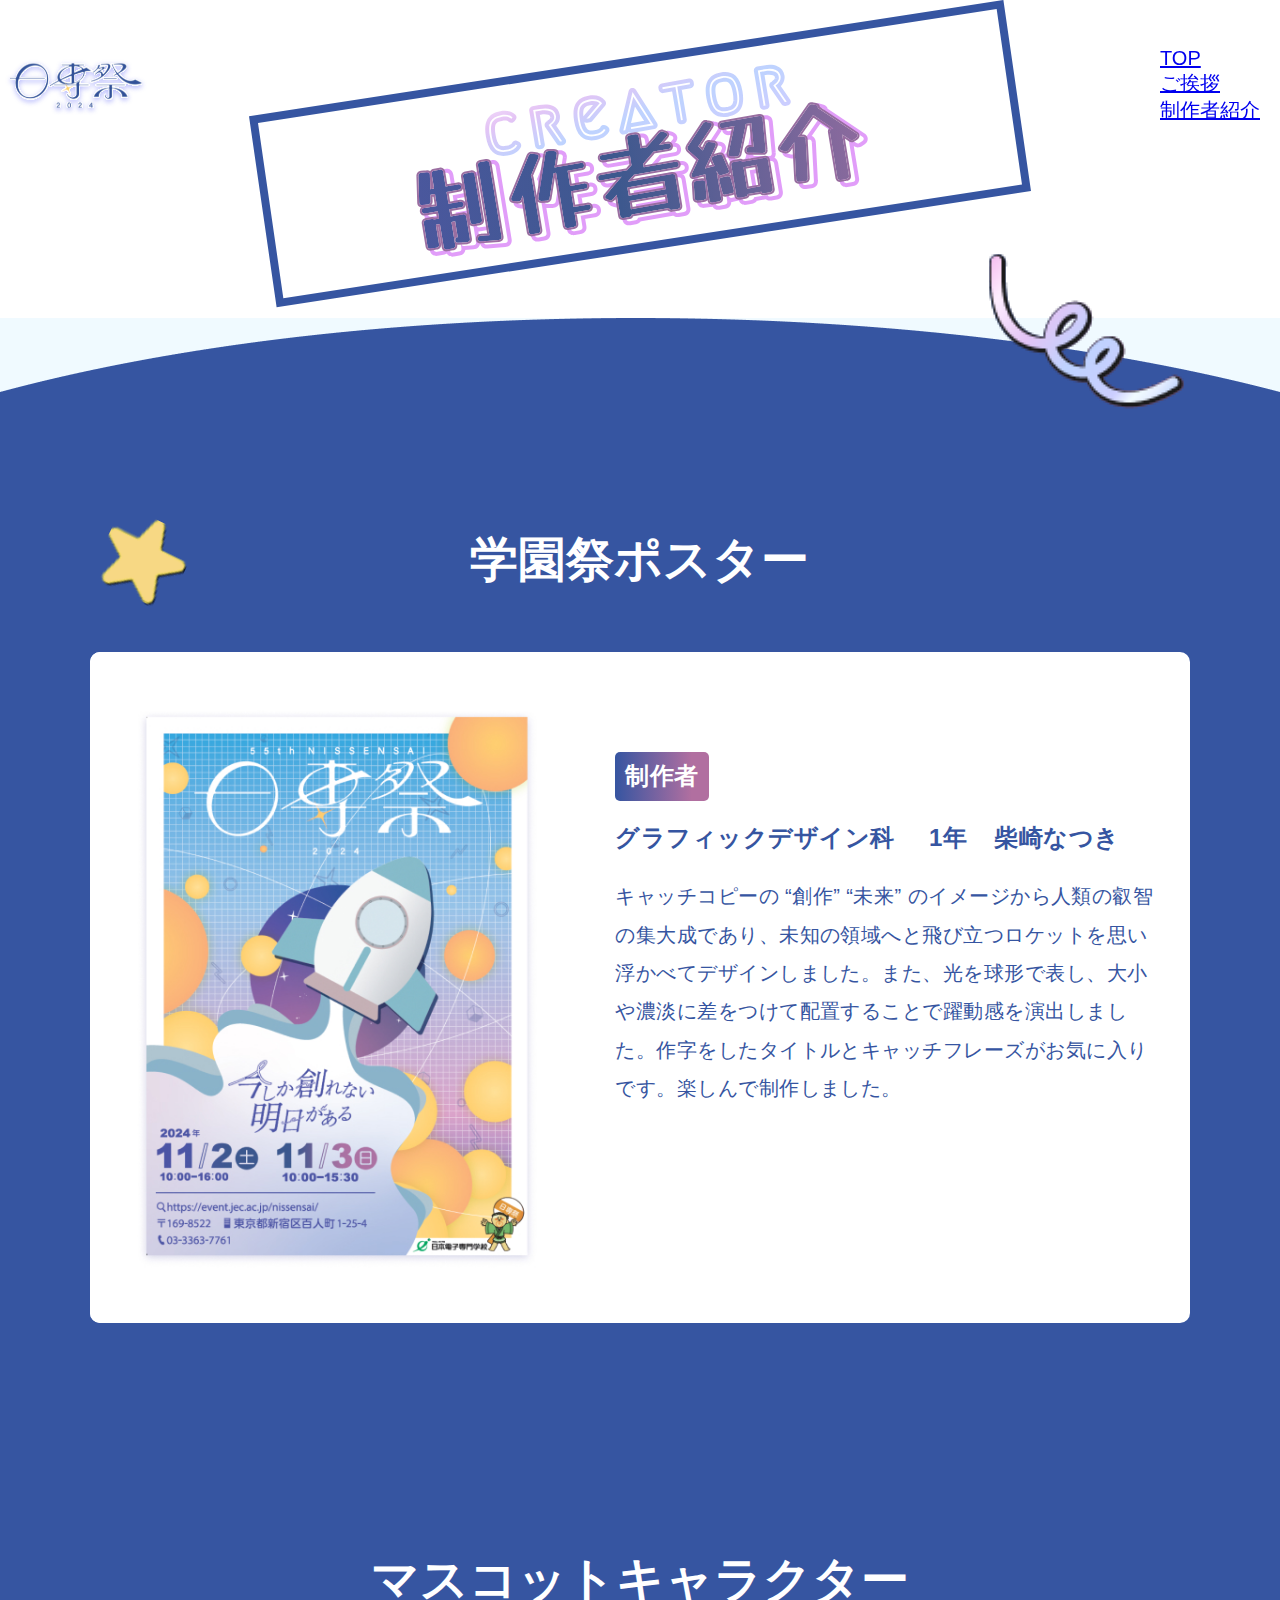
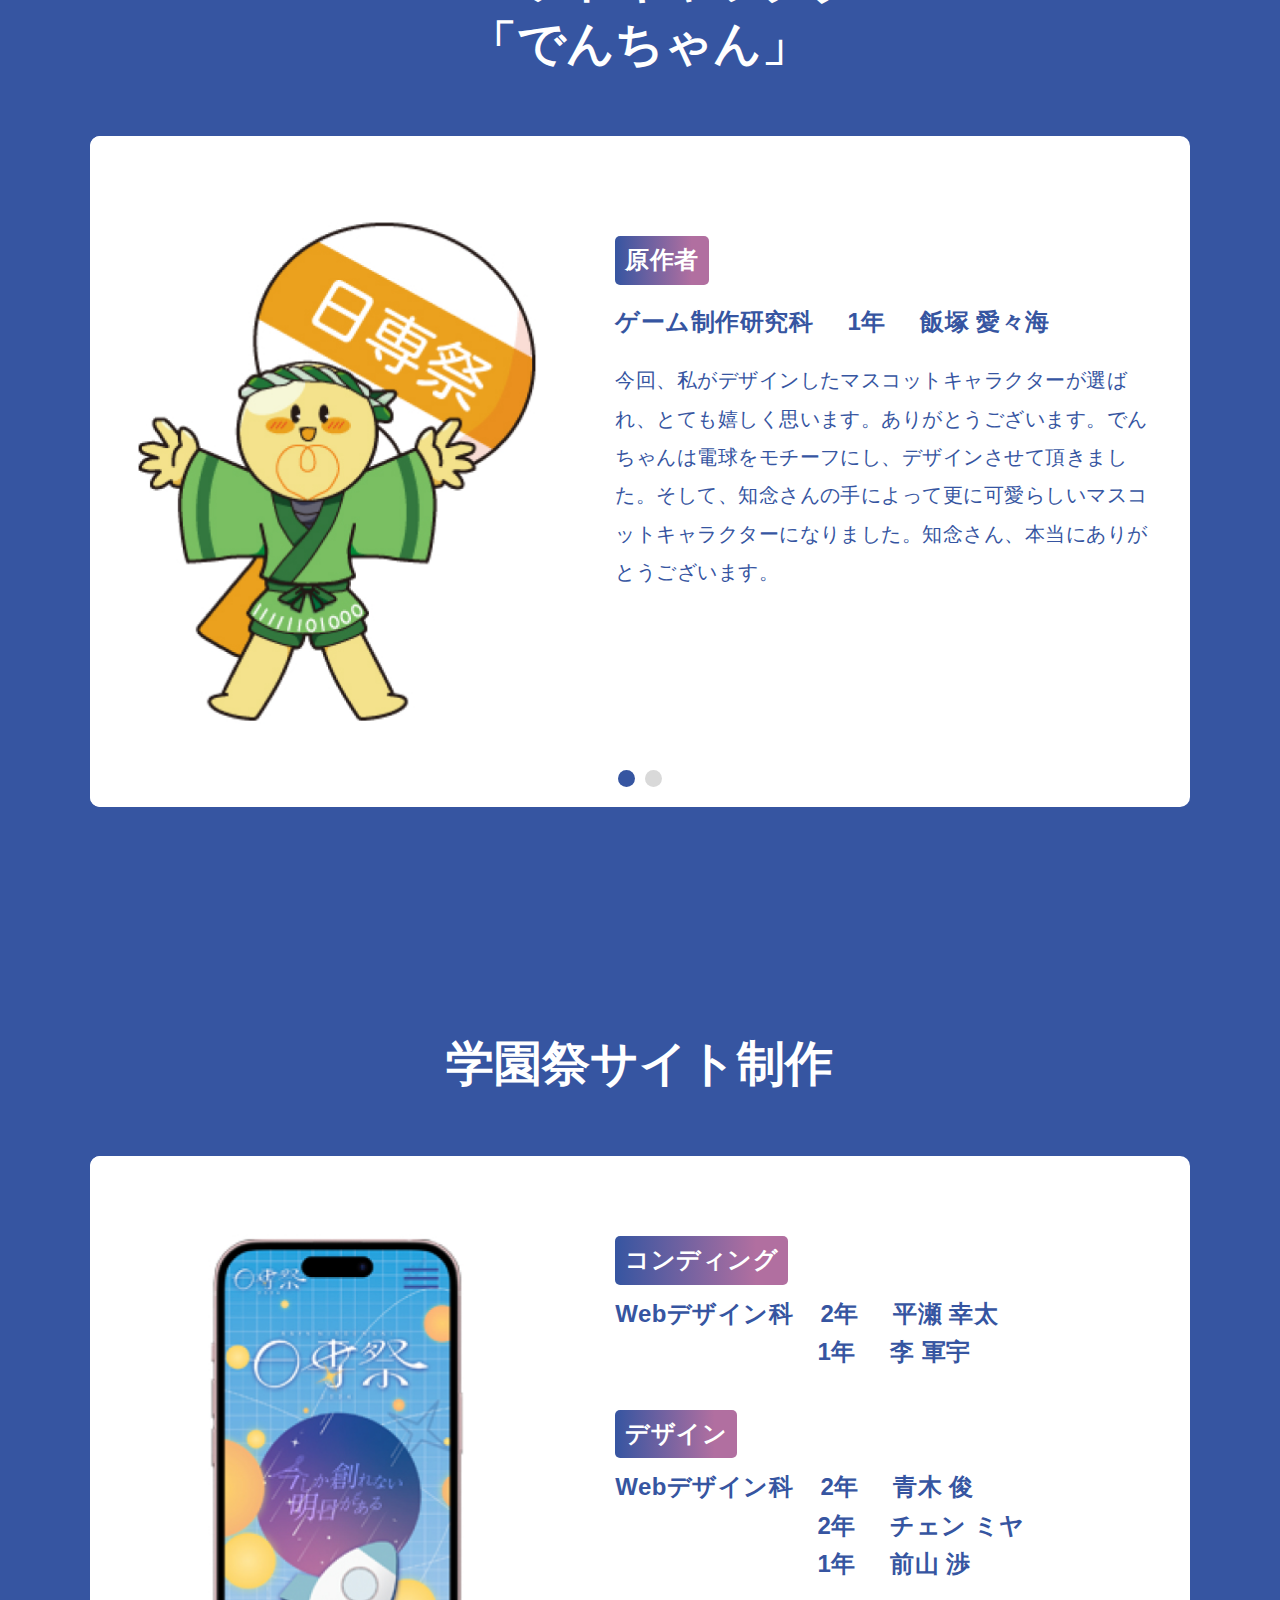
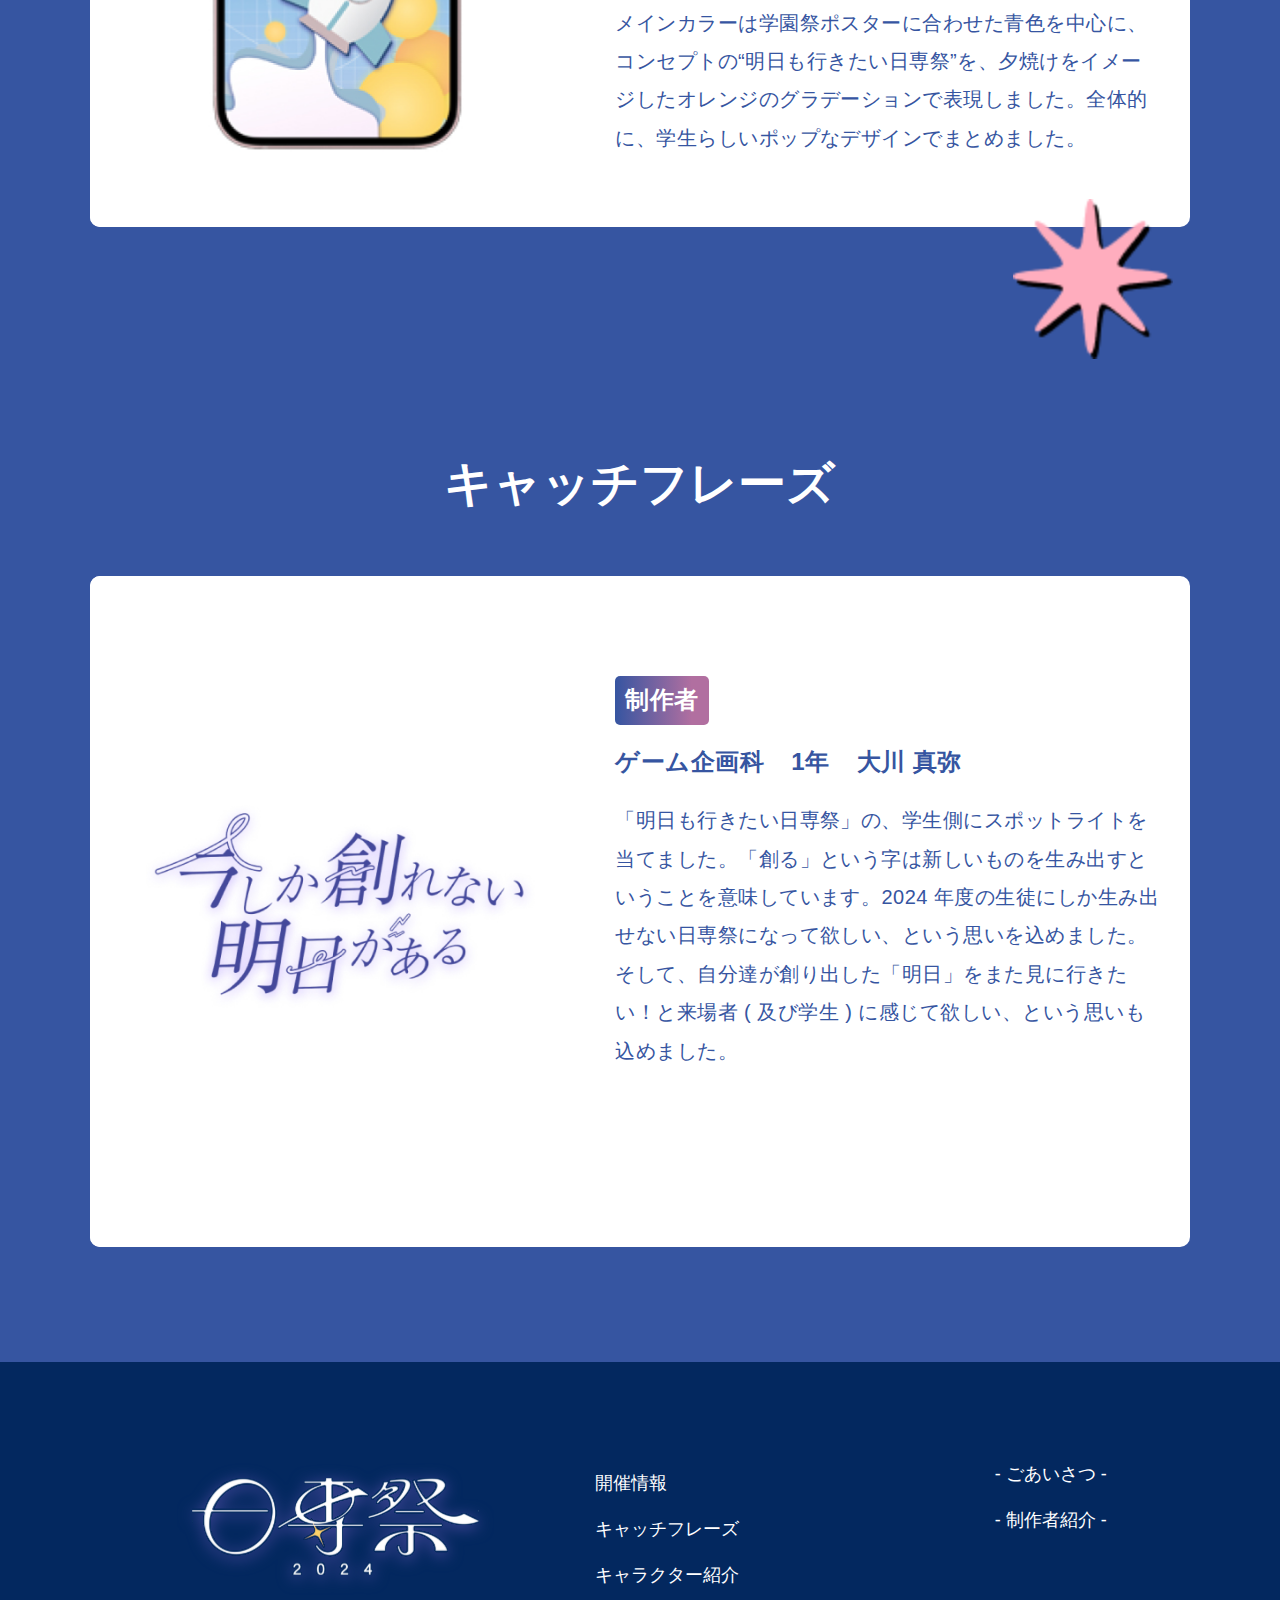
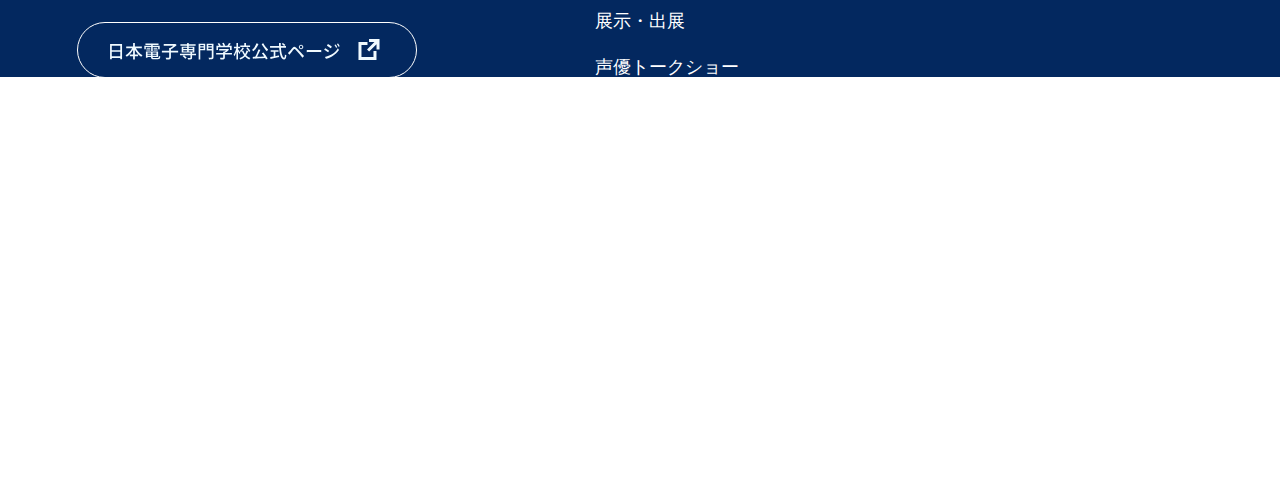
<file: member/index.html>
<!DOCTYPE html>
<html lang="ja">
  <head>
    <meta charset="UTF-8" />
    <meta name="viewport" content="width=device-width, initial-scale=1.0" />
    <link rel="stylesheet" href="../css/style.css" />
    <script src="../js/common.js" defer></script>
    <title>制作者紹介｜2024日専祭</title>
  </head>
  <body>
    <div id="container">
      <header class="sub-header">
        <a href="../index.html">
          <img
            class="header-logo"
            src="../img/header-logo.svg"
            alt="日専祭2024"
        /></a>
        <nav class="pc-nav" id="pc-only">
          <ul>
            <li class="pc-nav-li"><a href="../index.html">TOP</a></li>
            <li class="pc-nav-li">
              <a href="../greeting/index.html">ご挨拶</a>
            </li>
            <li class="pc-nav-active"><a href="index.html">制作者紹介</a></li>
          </ul>
        </nav>
        <!-- ハンバーガメニュー スマホonly -->
        <div class="menu_icon" id="phone-only">
          <div class="menu_icon-line linea"></div>
          <div class="menu_icon-line lineb"></div>
          <div class="menu_icon-line linec"></div>
        </div>

        <nav class="phone-nav" id="phone-only">
          <ul>
            <li><a href="">開催情報</a></li>
            <li><a href="">キャッチフレーズ</a></li>
            <li><a href="">キャラクター紹介</a></li>
            <li><a href="">展示・出店</a></li>
            <li><a href="">声優トークショー</a></li>
            <li><a href="">実行委員企画</a></li>
            <li><a href="">注意事項</a></li>
          </ul>
          <ul>
            <li><a href="../greeting/index.html">ごあいさつ</a></li>
            <li><a href="index.html">制作者紹介</a></li>
            <li id="hp-link">
              <a href="https://www.jec.ac.jp/">日本電子専門学校公式ページ</a>
            </li>
          </ul>
        </nav>

        <!-- ハンバーガメニュー スマホonly -->
      </header>
      <main>
        <h2 class="sub-title"><img src="../img/title-creator.svg" alt="" /></h2>
        <article class="member_container">
          <section class="member">
            <h3 class="sub-subtitle1">学園祭ポスター</h3>
            <div class="member-box">
              <img
                class="member-deco member-deco0"
                src="../img/member-star1.png"
                alt="飾りstar"
                id="pc-only"
              />
              <img
                class="member-deco member-deco01"
                src="../img/member-star2.png"
                alt="飾りstarshadow"
                id="pc-only"
              />
              <img
                class="member-deco member-deco1"
                src="../img/member-decoration-1a.png"
                alt="飾り1"
              /><img
                class="member-deco member-deco1 hidden"
                src="../img/member-decoration-1b.png"
                alt="飾り1b"
              />
              <section class="member_photos">
                <div class="member_photo">
                  <!-- <img src="../img/poster.jpg" alt="学園祭ポスター" /> -->
                  <picture>
                    <source
                      media="(min-width: 960px)"
                      srcset="../img/posterpc.jpg"
                    />
                    <img src="../img/poster.jpg" alt="学園祭ポスター" />
                  </picture>
                </div>
              </section>

              <section class="member_info">
                <p class="member_name">
                  <span class="member_tag">制作者</span>
                  グラフィックデザイン科
                  <span class="member_grade">1年</span>柴崎なつき
                </p>
                <p class="member_text">
                  キャッチコピーの “創作” “未来”
                  のイメージから人類の叡智の集大成であり、未知の領域へと飛び立つロケットを思い浮かべてデザインしました。また、光を球形で表し、大小や濃淡に差をつけて配置することで躍動感を演出しました。作字をしたタイトルとキャッチフレーズがお気に入りです。楽しんで制作しました。
                </p>
              </section>
            </div>
          </section>
          <section class="member">
            <h3>
              マスコットキャラクター <br />
              「でんちゃん」
            </h3>
            <div class="member-switchs">
              <div class="member-switch active"></div>
              <div class="member-switch"></div>
            </div>
            <div class="member-box">
              <img
                class="member-deco member-deco2"
                id="phone-only"
                src="../img/member-decoration-2.png"
                alt="ビリビリ"
              />
              <section class="member_photos">
                <div class="member_photo">
                  <picture>
                    <source
                      media="(min-width: 960px)"
                      srcset="../img/dennchanpc.jpg"
                    />
                    <img src="../img/dennchan.jpg" alt="でんちゃん" />
                  </picture>
                </div>
              </section>

              <section class="member_info member_infoslide">
                <section class="member_info3 info3a info-active">
                  <p class="member_name">
                    <span class="member_tag">原作者</span>
                    ゲーム制作研究科 <span class="member_grade">1年</span> 飯塚
                    愛々海<br />
                  </p>
                  <p class="member_text">
                    今回、私がデザインしたマスコットキャラクターが選ばれ、とても嬉しく思います。ありがとうございます。でんちゃんは電球をモチーフにし、デザインさせて頂きました。そして、知念さんの手によって更に可愛らしいマスコットキャラクターになりました。知念さん、本当にありがとうございます。
                  </p>
                </section>
                <section class="member_info3 info3b">
                  <p class="member_name">
                    <span class="member_tag">デザイン</span>
                    グラフィックデザイン科
                    <span class="member_grade">1年</span> 知念 光南
                  </p>
                  <p class="member_text">
                    でんちゃんを見た時、その可愛らしさに一目惚れしてしまい、もっと多くの方に知ってほしいと思ってデザインしました。
                    日専祭らしさを出すためにエレックくんの要素を参考にして、元気で明るいでんちゃんを作りました。
                    今後沢
                    山の人にでんちゃんが愛されて欲しいなと思います。これからでんちゃんをよろしくお願いします!
                  </p>
                </section>
              </section>
            </div>
          </section>
          <section class="member">
            <h3>学園祭サイト制作</h3>
            <div class="member-box">
              <section class="member_photos">
                <div class="member_photo">
                  <picture>
                    <source
                      media="(min-width: 960px)"
                      srcset="../img/webgrouppc.jpg"
                    />
                    <img src="../img/webgroup.jpg" alt="サイト制作" />
                  </picture>
                </div>
              </section>

              <section class="member_info member_infoweb">
                <p class="member_name">
                  <span class="member_tag">コンディング</span>
                  Webデザイン科<span class="member_grade">2年</span> 平瀬
                  幸太<br />
                  <span class="member_webspace"></span
                  ><span class="member_grade">1年</span> 李 軍宇<br /><br />

                  <span class="member_tag">デザイン</span>
                  Webデザイン科<span class="member_grade">2年</span> 青木 俊<br />
                  <span class="member_webspace"></span
                  ><span class="member_grade">2年</span> チェン ミヤ<br />
                  <span class="member_webspace"></span
                  ><span class="member_grade">1年</span> 前山 渉<br />
                </p>
                <p class="member_text">
                  メインカラーは学園祭ポスターに合わせた青色を中心に、コンセプトの“明日も行きたい日専祭”を、夕焼けをイメージしたオレンジのグラデーションで表現しました。全体的に、学生らしいポップなデザインでまとめました。
                </p>
              </section>
            </div>
          </section>
          <section class="member">
            <h3>キャッチフレーズ</h3>
            <div class="member-box">
              <img
                class="member-deco member-deco4"
                src="../img/member-decoration-4.png"
                alt="ピンク星"
              />
              <section class="member_photos member_photos4">
                <div class="member_photo">
                  <picture>
                    <source
                      media="(min-width: 960px)"
                      srcset="../img/catchphrasepc.jpg"
                    />
                    <img src="../img/catchphrase.jpg" alt="キャッチフレーズ" />
                  </picture>
                </div>
              </section>

              <section class="member_info">
                <p class="member_name">
                  <span class="member_tag">制作者</span>
                  ゲーム企画科<span class="member_grade">1年</span>大川 真弥
                </p>
                <p class="member_text member_text-last">
                  「明日も行きたい日専祭」の、学生側にスポットライトを当てました。「創る」という字は新しいものを生み出すということを意味しています。2024
                  年度の生徒にしか生み出せない日専祭になって欲しい、という思いを込めました。そして、自分達が創り出した「明日」をまた見に行きたい！と来場者
                  ( 及び学生 ) に感じて欲しい、という思いも込めました。
                </p>
              </section>
            </div>
          </section>
        </article>
      </main>
      <footer>
        <div class="footer-container">
          <p class="footer-logo">
            <a href="../index.html"
              ><img src="../img/footer-logo.svg" alt="日専祭2024"
            /></a>
          </p>

          <ul class="footer-ul footer-ul-ul1">
            <li><a href="">開催情報</a></li>
            <li><a href="">キャッチフレーズ</a></li>
            <li><a href="">キャラクター紹介</a></li>
            <li><a href="">展示・出展</a></li>
            <li><a href="">声優トークショー</a></li>
            <li><a href="">実行委員企画</a></li>
            <li><a href="">注意事項</a></li>
          </ul>
          <ul class="footer-ul footer-ul-ul2">
            <li><a href="../greeting/index.html">- ごあいさつ -</a></li>
            <li><a href="../member/index.html">- 制作者紹介 -</a></li>
          </ul>

          <a href="https://www.jec.ac.jp/">
            <img
              class="hpbtn"
              src="../img/hpbtn.svg"
              alt="ホームページへのリンク"
            />
          </a>

          <small
            >&copy; Japan Electronics College. <br />
            All Rights Reserved.</small
          >
        </div>
      </footer>
      <img class="backtotop" src="../img/btn-white.png" alt="backtotop" />
    </div>
  </body>
</html>
</file>
<file: css/style.css>
@charset "utf-8";
@import url("https://fonts.googleapis.com/css2?family=Inter:ital,opsz,wght@0,14..32,100..900;1,14..32,100..900&family=Megrim&family=Yusei+Magic&family=Zen+Maru+Gothic:wght@300;400;500;700;900&display=swap");

/* --------------------------------------*
 * keyframes
 *-------------------------------------- */
@keyframes star {
  from {
    filter: drop-shadow(0 0 0 rgba(255, 255, 0, 0.8));
  }
  to {
    filter: drop-shadow(0 0 10px rgba(255, 255, 0, 1));
  }
}
@keyframes starlight {
  from {
    opacity: 1;
  }
  to {
    opacity: 0;
  }
}
@keyframes info {
  0% {
    opacity: 0;
    transform: skew(0deg, -2deg);
  }
  100% {
    opacity: 1;
    transform: skew(0deg, 0deg);
  }
}

@keyframes MoveLeft {
  from {
    transform: translateX(100%);
  }
  to {
    transform: translateX(-100%);
  }
}

@keyframes MoveLeft2 {
  from {
    transform: translateX(0);
  }
  to {
    transform: translateX(-200%);
  }
}

/* --------------------------------------*
 * reset and base
 *-------------------------------------- */
html,
body,
div,
span,
object,
iframe,
h1,
h2,
h3,
h4,
h5,
h6,
p,
blockquote,
pre,
abbr,
address,
cite,
code,
del,
dfn,
em,
img,
ins,
kbd,
q,
samp,
hr,
small,
strong,
sub,
sup,
var,
b,
i,
dl,
dt,
dd,
ol,
ul,
li,
fieldset,
form,
label,
legend,
table,
caption,
tbody,
tfoot,
thead,
tr,
th,
td,
article,
aside,
canvas,
details,
figcaption,
figure,
footer,
header,
hgroup,
menu,
nav,
section,
summary,
time,
mark,
audio,
video {
  margin: 0;
  padding: 0;
  border: 0;
  outline: 0;
  vertical-align: baseline;
  background: transparent;
}

article,
aside,
details,
figcaption,
figure,
footer,
header,
hgroup,
menu,
nav,
section {
  display: block;
  margin: 0;
}

html {
  font-family: "Noto Sans JP", sans-serif;
}

body {
  -webkit-text-size-adjust: 100%; /* for iOS, Android */
}

li {
  list-style: none;
}

a,
button {
  -webkit-tap-highlight-color: transparent; /* for iOS, Android */
  cursor: pointer;
}

img {
  max-width: 100%;
  height: auto;
  vertical-align: top;
}

table {
  border-collapse: collapse;
  border-spacing: 0;
}

caption,
th {
  text-align: left;
}

button {
  padding: 0;
  border-style: none;
  border-radius: 0;
  background-color: transparent;
  cursor: pointer;
  -webkit-appearance: none;
  -moz-appearance: none;
  appearance: none;
  line-height: 1;
}

input,
select,
textarea {
  padding: 0;
  border-style: none;
  border-radius: 0;
  background-color: transparent;
  -webkit-appearance: none;
  -moz-appearance: none;
  appearance: none;
  font-family: inherit;
  line-height: 1;
}

strong,
em,
b {
  font-weight: 700;
  font-style: normal;
}

*,
*::before,
*::after {
  box-sizing: border-box;
}

:root {
  --clr-blue: #3655a1;
  --clr-footer-blue: #03285f;
  --holo-sticker: linear-gradient(
    122deg,
    #f6bdee 0%,
    #feeeff 13.18%,
    #e4c4f5 33.2%,
    #bed3ff 54.2%,
    #ccceff 76.77%,
    #f2fcff 83.79%,
    #e5edff 89.61%,
    #bed3ff 96.68%,
    #bed3ff 97.66%
  );
}

/* --------------------------------------*
 * common
 *-------------------------------------- */
header {
  position: fixed;
  top: 0;
  left: 0;
  z-index: 10;
  height: 90px;
  width: 100vw;
  padding-top: 20px;
  padding-right: 20px;
  display: flex;
  justify-content: space-between;
  align-items: center;
  .header__hbg-btn {
    display: block;
    height: 35px;
  }

  .header__hbg-line,
  .header__hbg-line::before,
  .header__hbg-line::after {
    content: "";
    width: 60px;
    height: 5px;
    background-color: var(--clr-blue);
    display: block;
    position: relative;
  }
  .header__hbg-line::before {
    position: absolute;
    top: -15px;
  }
  .header__hbg-line::after {
    position: absolute;
    bottom: -15px;
  }
}

footer {
  background-color: var(--clr-footer-blue);
  height: 100vh;
  .footer-logo {
    padding: 3vh 0 2vh;
    text-align: center;
  }
  .footer-ul {
    width: 100%;
    margin: 1vh auto;
    height: 70vh;
    display: flex;
    flex-direction: column;
    justify-content: space-around;
    a {
      text-decoration: none;
      color: white;
    }

    li {
      list-style-type: none;
      width: 100%;
      margin: 0 auto 3vh;
      text-align: center;
      font-size: 20px;
      font-weight: 600;
    }

    .footer-hplink {
      font-size: 18px;
      font-weight: 500;
      width: 71%;
      padding: 10px 7.5% 15px;
      margin: 0 auto;
      text-align: center;
      border-radius: 50px;
      border: 1px solid #fff;
      img {
        position: relative;
        top: 5px;
      }
    }
  }

  small {
    display: block;
    padding-top: 3vh;
    margin: 0 auto;
    font-size: 10px;
    width: fit-content;
    color: white;
    font-weight: 400;
    text-align: center;
  }
}

.backtotop {
  position: absolute;
  bottom: 15px;
  right: 4%;
}

/* --------------------------------------*
 * parts
 *-------------------------------------- */
.btn {
  width: 260px;
  display: flex;
  justify-content: center;
  align-items: center;
  padding: 21px 35px 21px 30px;
  border-radius: 50px;
  font-size: 18px;
  font-weight: 700;
  letter-spacing: 0.9px;
  color: #3655a1;
  position: relative;
  box-shadow: 0px 2px 10px 0px rgba(121, 88, 255, 0.3);
}

.btn::after {
  position: absolute;
  right: 15px;
  content: "";
  width: 20px;
  height: 20px;
  mask-image: url(../img/btn-arrow.svg);
  mask-repeat: no-repeat;
  background-color: #3655a1;
}

.btn--gradation {
  border: 2px solid #f0faff;
  background: var(--holo-sticker);
}
.btn--simple {
  background-color: #ffffff;
  &::after {
    right: 17px;
    background-color: #32a7df;
  }
}

.btn__container {
  display: flex;
  flex-direction: column;
  gap: 24px;
  .btn {
    margin: auto;
  }
}

/* --------------------------------------*
 * keyvisual
 *-------------------------------------- */
.section__keyvisual {
  background-image: url(../img/main_sp.png);
  display: flex;
  flex-direction: column;
  align-items: center;
}

.keyvisual_logo {
  padding-top: 140px;
  img {
    width: 318px;
    margin-inline: auto;
  }
}

.keyvisual_catchphrase {
  background-image: url(../img/moon.svg);
  position: absolute;
}

.keyvisual_rocket {
  width: 216.917px;
  height: 230.381px;
  transform: rotate(7.68deg);
  flex-shrink: 0;
  margin-inline: auto;
}

/* .keyvisual_smoke {
  width: 1086px;
  height: 800px;
  flex-shrink: 0;
  margin-inline: auto;
} */

.section__event {
  background-image: url(../img/kaisaihaikei.png);
  display: flex;
  flex-direction: column;
  gap: 90px;
  padding-bottom: 180px;
}
.section__catchphrase {
  background-image: url(../img/kyattihaikei.png);
  display: flex;
  flex-direction: column;
  gap: 60px;
  padding-top: 20px;
  padding-bottom: 200px;
}
.section__catchphrase-text {
  color: #3655a1;
  font-size: 16px;
  font-weight: 500;
  line-height: 185%;
  letter-spacing: 0.48px;
  margin-inline: auto;
  padding-top: 60px;
  width: 85%;
}
.section__character {
  background-image: url(../img/kyarahaikei.png);
  padding-top: 80px;
  padding-bottom: 45px;
  display: flex;
  flex-direction: column;
  gap: 20px;
}
.section__character-text {
  font-family: "Yusei Magic";
  display: inline-flex;
  justify-content: center;
  align-items: center;
  gap: 10px;
  border-radius: 9999px;
  background: rgba(255, 255, 255, 0.4);
  width: 220px;
  font-size: 16px;
  font-style: normal;
  font-weight: 400;
  line-height: 150%; /* 24px */
  letter-spacing: 0.8px;
  padding-block: 10px;
  margin-inline: auto;
}
.section__character-text--bold {
  font-size: 32px;
  font-style: normal;
  font-weight: 400;
  line-height: 150%; /* 48px */
  letter-spacing: 1.6px;
  padding-block: 0;
  padding-inline: 10px;
  width: 260px;
}
.section__character-img,
.section__stalls-img,
.section__catchphrase-img,
.section__voiceactor-img {
  display: block;
  width: fit-content;
  margin-inline: auto;
  padding-top: 30px;
}
.section__stalls {
  padding-top: 60px;
  padding-bottom: 130px;
}

.section__stalls-contents {
  display: contents;
}

.section__stalls-text {
  position: relative;
  padding-top: 60px;
  background: var(--text, linear-gradient(90deg, #3655a1 0%, #b16fa0 81.61%));
  background-clip: text;
  -webkit-background-clip: text;
  -webkit-text-fill-color: transparent;
  font-family: "Yusei Magic";
  font-size: 15px;
  font-style: normal;
  font-weight: 700;
  line-height: 185%;
  letter-spacing: 0.45px;
  padding-left: 7.5vw;
  &::before {
    content: "";
    position: absolute;
    display: block;
    width: 100px;
    height: 80px;
    top: 0;
    right: 7.5vw;
    background: url(../img/plan_line.svg) no-repeat;
    background-size: 99%;
    transform: rotate(180deg);
  }
  span {
    font-family: "Yusei Magic";
    font-size: 36px;
    font-style: normal;
    font-weight: 400;
    line-height: 150%; /* 54px */
    letter-spacing: 5.4px;
  }
}

.section__stalls-exhibition {
  border-radius: 30px 0px 0px 30px;
  background-color: var(--clr-footer-blue);
  padding-top: 28px;
  margin-top: 48px;
  display: flex;
  gap: 16px;
  flex-direction: column;
  padding-bottom: 96px;
}
.section__stalls-container {
  width: 100%;
  overflow-x: scroll;
  &::-webkit-scrollbar {
    display: none;
  }
}

.section__stalls-list {
  width: 600px;
  display: flex;
  align-items: center;
  justify-content: center;
  gap: 16px;
}

.section__stalls-btn {
  color: rgba(255, 255, 255, 0.8);
  text-align: center;
  font-family: "Zen Maru Gothic";
  font-size: 20px;
  font-weight: 700;
  letter-spacing: 1px;
  display: flex;
  width: 85px;
  height: 56px;
  flex-direction: column;
  justify-content: center;
  align-items: center;
  border-radius: 10px;
  border: 3px solid rgba(255, 255, 255, 0.8);
  background: rgba(255, 255, 255, 0.2);
  box-shadow: 0px 4px 4px 0px rgba(176, 114, 254, 0.2);
  position: relative;
  &::after {
    position: absolute;
    width: 13px;
    height: 13px;
    mask: url(../img/info.svg);
    background-color: #fff;
    top: 2px;
    left: 2px;
  }
  &.active {
    background: var(--holo-sticker);
    border: none;
    &::after {
      background-color: var(--clr-footer-blue);
      top: 5px;
      left: 5px;
    }
  }
}
.section__stalls-btn--info {
  &::after {
    content: "";
  }
}

.section__stalls-info {
  display: flex;
  width: 100vw;
  overflow: hidden;
  ul {
    flex: 0 0 auto;
    line-height: 1;
    white-space: nowrap;
    padding-block: 8px;
    background: linear-gradient(
      90deg,
      rgba(255, 255, 255, 0.32) 0%,
      rgba(255, 255, 255, 0.8) 4.41%,
      rgba(255, 255, 255, 0.8) 53.5%,
      rgba(255, 255, 255, 0.8) 96.5%,
      rgba(255, 255, 255, 0.4) 100%
    );
  }
  li {
    display: inline-block;
    padding-right: 35vw;
    color: var(--clr-footer-blue);
    font-family: Inter;
    font-size: 20px;
    font-weight: 700;
    letter-spacing: 1px;
    font-size: 20px;

    &:nth-child(odd) {
      animation: MoveLeft 30s -15s infinite linear;
    }

    &:nth-child(even) {
      animation: MoveLeft2 30s infinite linear;
    }
  }
}

.section__stalls-current {
  display: flex;
  justify-content: center;
  align-items: center;
  gap: 20px;
  p {
    font-family: Inter;
    font-size: 64px;
    font-weight: 700;
    letter-spacing: 3.2px;
    background: var(--holo-sticker);
    background-clip: text;
    -webkit-background-clip: text;
    -webkit-text-fill-color: transparent;
  }
}
.swiper {
  width: 100%;
  height: auto;
}
.swiper-button-next,
.swiper-button-prev {
  position: unset;
  margin-top: unset;
  &::after {
    width: 20px;
    height: 30px;
  }
}

.swiper-button-prev {
  &::after {
    content: "";
    background: url(../img/prev.svg) center;
    background-size: 99%;
  }
}
.swiper-button-next {
  &::after {
    content: "";
    background: url(../img/next.svg) center;
    background-size: 99%;
  }
}

.swiper-slide {
  padding: 12px;
  border-radius: 10px;
  background: rgba(255, 255, 255, 0.9);
  box-shadow: 0px 2px 10px 0px rgba(176, 114, 254, 0.8);
  display: flex;
  flex-direction: column;
  gap: 16px;
}

.slide__img {
  display: flex;
  align-items: center;
  justify-content: center;
  width: 100%;
  max-height: 210px;
  border-radius: 10px;
  border: 1px solid var(--clr-blue);
  overflow: hidden;
  img {
    width: 100%;
  }
}

.slide__container {
  display: flex;
  flex-direction: column;
  gap: 8px;
}

.slide__place {
  width: fit-content;
  margin-left: auto;
  color: #fff;
  padding: 5px 10px;
  border-radius: 5px;
  background: linear-gradient(90deg, #3655a1 0%, #b16fa0 81.61%);
}

.slide__ttl {
  word-break: break-all;
  display: -webkit-box;
  overflow: hidden;
  -webkit-line-clamp: 2;
  line-clamp: 2;
  -webkit-box-orient: vertical;
  color: var(--clr-blue);
  font-family: Inter;
  font-size: 16px;
  font-weight: 700;
  letter-spacing: 0.8px;
}

.slide__txt {
  color: var(--clr-blue);
  font-family: "Noto Sans JP";
  font-size: 14px;
  font-style: normal;
  font-weight: 400;
  line-height: 150%; /* 21px */
  letter-spacing: 0.7px;
}

.section__voiceactor,
.section__executiveplan,
.section__precautions {
  padding-top: 30px;
  position: relative;
  margin-bottom: 30px;
  .section__ttl {
    position: absolute;
    top: -12px;
    z-index: 2;
  }
}
.section__voiceactor {
  margin-bottom: 48px;
}
.section__voiceactor-list {
  padding-left: 24px;
}
.section__voiceactor-item {
  list-style: disc;
  color: #3655a1;
  font-family: "Noto Sans JP";
  font-size: 16px;
  font-style: normal;
  font-weight: 400;
  line-height: 175%; /* 28px */
  letter-spacing: 0.48px;
}
.section__voiceactor-content,
.section__executiveplan-content {
  width: 95%;
  margin-inline: auto;
  display: flex;
  padding: 150px 0px 57px 0px;
  padding-inline: 16px;
  flex-direction: column;
  align-items: center;
  gap: 40px;
  border-radius: 10px;
  background: rgba(255, 255, 255, 0.9);
  box-shadow: 0px 2px 10px 0px rgba(121, 88, 255, 0.3);
  backdrop-filter: blur(2px);
}

.section__voiceactor-img {
  padding: 0;
  img {
    width: 56vw;
  }
}
.section__executiveplan {
  padding-bottom: 30px;
  margin-bottom: 36px;
  position: relative;
  &::after {
    content: "";
    position: absolute;
    display: block;
    width: 100px;
    height: 80px;
    bottom: 0;
    background: url(../img/plan_line.svg) no-repeat;
    background-size: 99%;
  }
  .section__ttl {
    top: -24px;
  }
}
.section__executiveplan-content {
  padding-top: 200px;
}
.section__executiveplan-play,
.section__executiveplan-prize,
.section__executiveplan-hint {
  display: flex;
  flex-direction: column;
  align-items: center;
  gap: 10px;
  width: 100%;
}

.section__executiveplan-heading {
  color: #b072fe;
  font-size: 20px;
  font-weight: 900;
}

.section__executiveplan-text {
  color: var(--clr-blue);
  font-size: 16px;
  font-weight: 400;
  line-height: 150%; /* 24px */
  letter-spacing: -0.16px;
}

.section__executiveplan-list {
  display: flex;
  flex-direction: column;
  gap: 28px;
}

.section__executiveplan-item {
  padding-left: 54px;
  position: relative;
  &::before {
    position: absolute;
    content: "";
    display: block;
    width: 38px;
    height: 38px;
    left: 0;
    top: 50%;
    transform: translateY(-50%);
  }
  &:first-child {
    &::before {
      background: url(../img/no.1.png) no-repeat;
      background-size: 99%;
      background-position: center;
    }
  }
  &:nth-child(2) {
    &::before {
      background: url(../img/no.2.png) no-repeat;
      background-size: 99%;
      background-position: center;
    }
  }
  &:nth-child(3) {
    &::before {
      background: url(../img/no.3.png) no-repeat;
      background-size: 99%;
      background-position: center;
    }
  }
  &:last-child {
    &::before {
      background: url(../img/no.4.png) no-repeat;
      background-size: 99%;
      background-position: center;
    }
  }
}
.section__executiveplan-grid {
  display: grid;
  grid-template-rows: repeat(4, 1fr);
  grid-template-columns: repeat(6, 1fr);
  padding-top: 5px;
  align-items: start;
}
.section__executiveplan-gitem {
  text-align: center;
  color: var(--clr-blue);
  font-size: 16px;
  font-weight: 400;
  line-height: 150%; /* 24px */
  letter-spacing: 0.48px;
  &:first-child,
  &:nth-child(2) {
    grid-column: span 3;
    margin-bottom: 15px;
  }
  &:nth-child(3),
  &:nth-child(4),
  &:nth-child(5) {
    grid-column: span 2;
    padding: 10px 0;
    color: #fff;
    background-color: var(--clr-blue);
  }
  &:nth-child(6),
  &:nth-child(7) {
    grid-column: span 6;
  }
  &:nth-child(3) {
    padding-left: 20px;
    border-radius: 20px 0 0 0;
  }
  &:nth-child(5) {
    padding-right: 20px;
    border-radius: 0 20px 0 0;
  }
  &:nth-child(6) {
    padding: 0 20px;
    padding-bottom: 15px;
    color: #fff;
    background-color: var(--clr-blue);
    border-radius: 0 0 20px 20px;
  }
  &:nth-child(7) {
    padding-top: 15px;
  }
}
.section__precautions {
  padding-bottom: 60px;
  position: relative;
  &::after {
    position: absolute;
    content: "";
    width: 60px;
    height: 60px;
    bottom: 0;
    right: 12px;
    background: url(../img/plygon_pink.svg) no-repeat center;
    transform: rotate(-5deg);
  }
  .section__ttl {
    top: -4px;
  }
}
.section__precautions-content {
  width: 95%;
  margin-inline: auto;
  display: flex;
  padding: 180px 30px 57px 30px;
  flex-direction: column;
  align-items: flex-start;
  gap: 14px;
  flex-shrink: 0;
  border-radius: 10px;
  background: #3655a1;
}
.section__precautions-container {
  display: flex;
  flex-direction: column;
  gap: 32px;
  height: 600px;
  overflow-y: scroll;
  &::-webkit-scrollbar {
    background: #f0faff;
    border-radius: 8px;
    width: 8px;
  }
  &::-webkit-scrollbar-thumb {
    background: #feca72;
    border-radius: 8px;
    width: 8px;
    height: 100px;
  }
}
.section__precautions-attention {
  color: #fff;
  display: flex;
  flex-direction: column;
  gap: 16px;
}
.section__precautions-heading {
  font-size: 16px;
  font-weight: 900;
  line-height: 150%; /* 24px */
  letter-spacing: 0.48px;
}

.section__precautions-list {
  padding-left: 20px;
  padding-right: 32px;
  display: flex;
  flex-direction: column;
  gap: 10px;
}
.section__precautions-item {
  list-style: disc;
}

@media screen and (min-width: 640px) {
  .section__stalls-contents {
    display: block;
    flex-basis: 30%;
  }
  .section__stalls-exhibition {
    flex-basis: 62.5%;
  }

  .section__voiceactor,
  .section__executiveplan,
  .section__precautions {
    .section__ttl {
      left: 3.25%;
    }
  }

  .section__voiceactor-content,
  .section__executiveplan-content,
  .section__precautions-content {
    width: 85%;
  }

  .section__executiveplan-heading,
  .section__precautions-heading {
    font-size: 24px;
  }

  .section__executiveplan-text {
    font-size: 20px;
  }

  .section__executiveplan-item,
  .section__executiveplan-gitem {
    font-size: 20px;
  }

  .section__executiveplan-content {
    padding-top: 150px;
    padding-bottom: 120px;
  }

  .section__precautions-item {
    font-size: 18px;
  }

  .section__precautions-list {
    gap: 20px;
  }
  .section__precautions-attention {
    gap: 32px;
  }
}

/* --------------------------------------*
 * sub
 *-------------------------------------- */
.sub-header {
  height: 150px;
}
.sub-title {
  img {
    width: 100%;
  }
  padding-bottom: 10px;
}

article {
  background-color: #f0faff;
  background-size: 120%, 100% 50%;
  color: white;
  font-weight: 400;
  position: relative;
  z-index: 8;
  background-image: url(../img/sub-background.png),
    linear-gradient(#3655a1, #3655a1);
  background-repeat: no-repeat no-repeat;
  background-position: top, bottom;
}

.greeting {
  width: 85%;
  margin: 0 auto;
  padding-top: 20px;
  display: grid;
  grid-template-columns: 1fr 1fr;
  grid-template-rows: auto auto;

  h3 {
    padding-left: 20%;
    padding-top: 65px;
    line-height: 1.8em;
    font-size: 20px;
    font-weight: 700;
  }
  p {
    padding: 26px 0 54px;
    grid-column: 1/3;
    font-weight: 500;
    line-height: 185%;
    letter-spacing: 2.4px;
    width: 95%;
    margin: 0 auto;
  }
}
.greeting1 {
  padding-top: 105px;
}
.greeting_img {
  width: 200px;
  height: 200px;
  border-radius: 160px;
}
.greeting_text span {
  transition: opacity 0.5s ease; /* 透明度が変化する際に0.5秒でスムーズに変化 */
}
/* creatorのページ */
.member_container {
  padding-bottom: 20px;
}
.member {
  width: 95%;
  margin: 0 auto;
  position: relative;
  padding-top: 40px;
  margin-bottom: 95px;
  .member-box {
    background: #fff;
    color: #3655a1;
    border-radius: 10px;
  }
  .member-deco {
    position: absolute;
  }
  .member-deco0 {
    top: 220px;
    left: 3%;
    filter: drop-shadow(0 0 0 rgba(255, 255, 0, 1));
    animation: star 0.5s infinite alternate;
    z-index: 10;
    transform: rotate(25.822deg);
  }
  .member-deco01 {
    top: 220px;
    left: 3%;
    z-index: 9;
    transform: rotate(25.822deg);
    animation: starlight 0.5s infinite alternate;
  }
  .member-deco1 {
    transition: opacity 0.5s ease-in-out;
    opacity: 1;
    top: -25px;
    right: 5%;
  }
  .deco-hidden {
    opacity: 0;
  }
  .member-deco2 {
    top: -63px;
    left: 4%;
    animation: extend 1s infinite;
    transform-origin: top left;
  }
  .deco-active {
    transform: scale(1.7);
  }
  .member-deco4 {
    top: -83px;
    right: 5.2%;
  }
  h3 {
    text-align: center;
    font-size: 24px;
    font-weight: 700;
    padding: 10px 0;
    margin-bottom: 20px;
  }
  .sub-subtitle1 {
    padding-top: 90px;
    margin-bottom: 30px;
  }
  .member_photos {
    background-color: white;
    height: 420px;
    position: relative;
    border-radius: 10px;
  }
  .member_photos4 {
    height: 280px;
    .member_photo {
      max-width: 400px;
      width: 80%;
      img {
        width: 100%;
      }
    }
  }
  .member_photo {
    position: absolute;
    top: 50%;
    left: 50%;
    transform: translate(-50%, -50%);
  }
  .member_info {
    letter-spacing: 0.48px;
    line-height: 185%;
    width: 90%;
    margin: 0 auto;
  }
  .member_info3 {
    display: none;
    transition: transform 0.5s ease;
  }
  .info-active {
    display: block;
    .member_text {
      animation: info 2s;
    }
  }
  .member-switchs {
    position: absolute;
    bottom: 20px;
    left: 0;
    z-index: 10;
    display: flex;
    justify-content: center;
    width: 100%;
    gap: 10px;
    .member-switch {
      width: 17px;
      height: 17px;
      border-radius: 17px;
      background-color: #d9d9d9;
    }
    .active {
      background-color: #3655a1;
    }
  }

  .member_name {
    font-weight: 700;
    padding-bottom: 20px;
  }
  .member_tag {
    padding: 5px 10px;
    margin-bottom: 8px;
    width: fit-content;
    color: white;
    display: block;
    text-align: left;
    background: linear-gradient(90deg, #3655a1 0%, #b16fa0 81.61%);
    border-radius: 5px;
  }

  .member_grade {
    padding: 0 5%;
  }
  .member_webspace {
    display: inline-block;
    width: 117px;
  }

  .member_text {
    font-weight: 400;
    padding-bottom: 50px;
  }
  .member_text-last {
    padding-bottom: 70px;
  }
}

/* ここからはレスポンシブ */
/* 共通パーツ */
@media (min-width: 640px) {
  #pc-only {
    display: block;
  }
  #phone-only {
    display: none;
  }
  body {
    font-size: 20px;
  }
  #container {
    max-width: 1920px;
  }
  footer {
    height: 315px;
    padding: 100px 0;
    .footer-container {
      max-width: 1150px;
      width: 88%;
      text-align: left;

      margin: 0 auto;
      display: grid;
      grid-template-columns: 46% 35.5% 18.5%;
      grid-template-rows: 160px auto 200px;
      grid-template-areas:
        "logo  ul1 ul2"
        "btn   ul1 ul2"
        "copyr ul1 ul2";
      .footer-logo {
        position: relative;
        bottom: 10px;
        width: 100%;
        grid-area: "logo";
        padding: 0;
        img {
          width: 100%;
          max-width: 317px;
        }
      }
      .footer-ul {
        justify-content: left;
        li {
          text-align: left;
          font-weight: 500;
          margin: 0 auto 22px;
          font-size: 18px;
        }
      }
      .footer-ul-ul1 {
        grid-area: "ul1";
      }
      .footer-ul-ul2 {
        grid-area: "ul2";
        margin: 0;
      }
      .hpbtn {
        display: block;
        grid-area: btn;
      }
      small {
        grid-area: copyr;
        padding-top: 24px;
        margin: 0 0 0 30px;
        text-align: left;
      }
    }
  }

  @media (max-width: 900px) {
    footer {
      .footer-container {
        grid-template-columns: 45% 33% 22%;
        .footer-logo {
          width: fit-content;
        }
        .hpbtn {
          width: 80%;
        }
      }
    }
  }
  .sub-title {
    text-align: center;
    img {
      width: 782px;
      @media (max-width: 782px) {
        width: 100%;
      }
    }
  }
  article {
    background-image: url(../img/sub-backgroundpc.png),
      linear-gradient(#3655a1, #3655a1);
    background-repeat: no-repeat no-repeat;
    background-position: top, bottom;
    background-size: 100%, 100% 50%;
  }
}
/* subページ */
@media (min-width: 640px) and (max-width: 960px) {
  .member {
    .member_webspace {
      width: 145px;
    }
  }
}
@media (min-width: 640px) and (max-width: 1179px) {
  .greeting_img {
    display: block;
    margin: 0 auto;
  }
  .greeting {
    h3 {
      font-size: 32px;
      font-weight: 700;
      padding-top: 40px;
    }
  }
}
@media (min-width: 1180px) {
  .greeting {
    width: 68.7%;
    gap: 0 160px;

    h3 {
      padding-left: 0;
      font-size: 48px;
      font-weight: 700;
    }
    p {
      padding: 80px 0 200px;
    }
  }
  .greeting_img {
    width: 400px;
    height: 400px;
    border-radius: 400px;
    margin-left: 5%;
  }
  .greeting1 {
    padding-top: 185px;
  }
}

@media (min-width: 960px) {
  .member {
    width: 86%;
    padding-top: 120px;
    .member-box {
      display: grid;
      grid-template-columns: 45% 55%;
      height: 671px;
      margin-top: 50px;
    }
    .member-deco {
      scale: 200%;
    }
    h3 {
      font-size: 48px;
    }
    .sub-subtitle1 {
      margin-bottom: 50px;
    }
    .member_photos {
      height: auto;
      max-height: 671px;
    }
    .member_photo {
      width: 100%;
      max-width: 400px;
      img {
        width: 100%;
      }
    }
    .member_info {
      padding-top: 100px;
      line-height: 1.6em;
      font-size: 24px;
    }

    .member_webspace {
      width: 175px;
    }
    .member_text {
      font-size: 20px;
    }
    .member_tag {
      margin-bottom: 18px;
    }
    .member_infoweb {
      padding-top: 80px;
      .member_tag {
        margin-bottom: 10px;
      }
    }
  }
}
</file>
